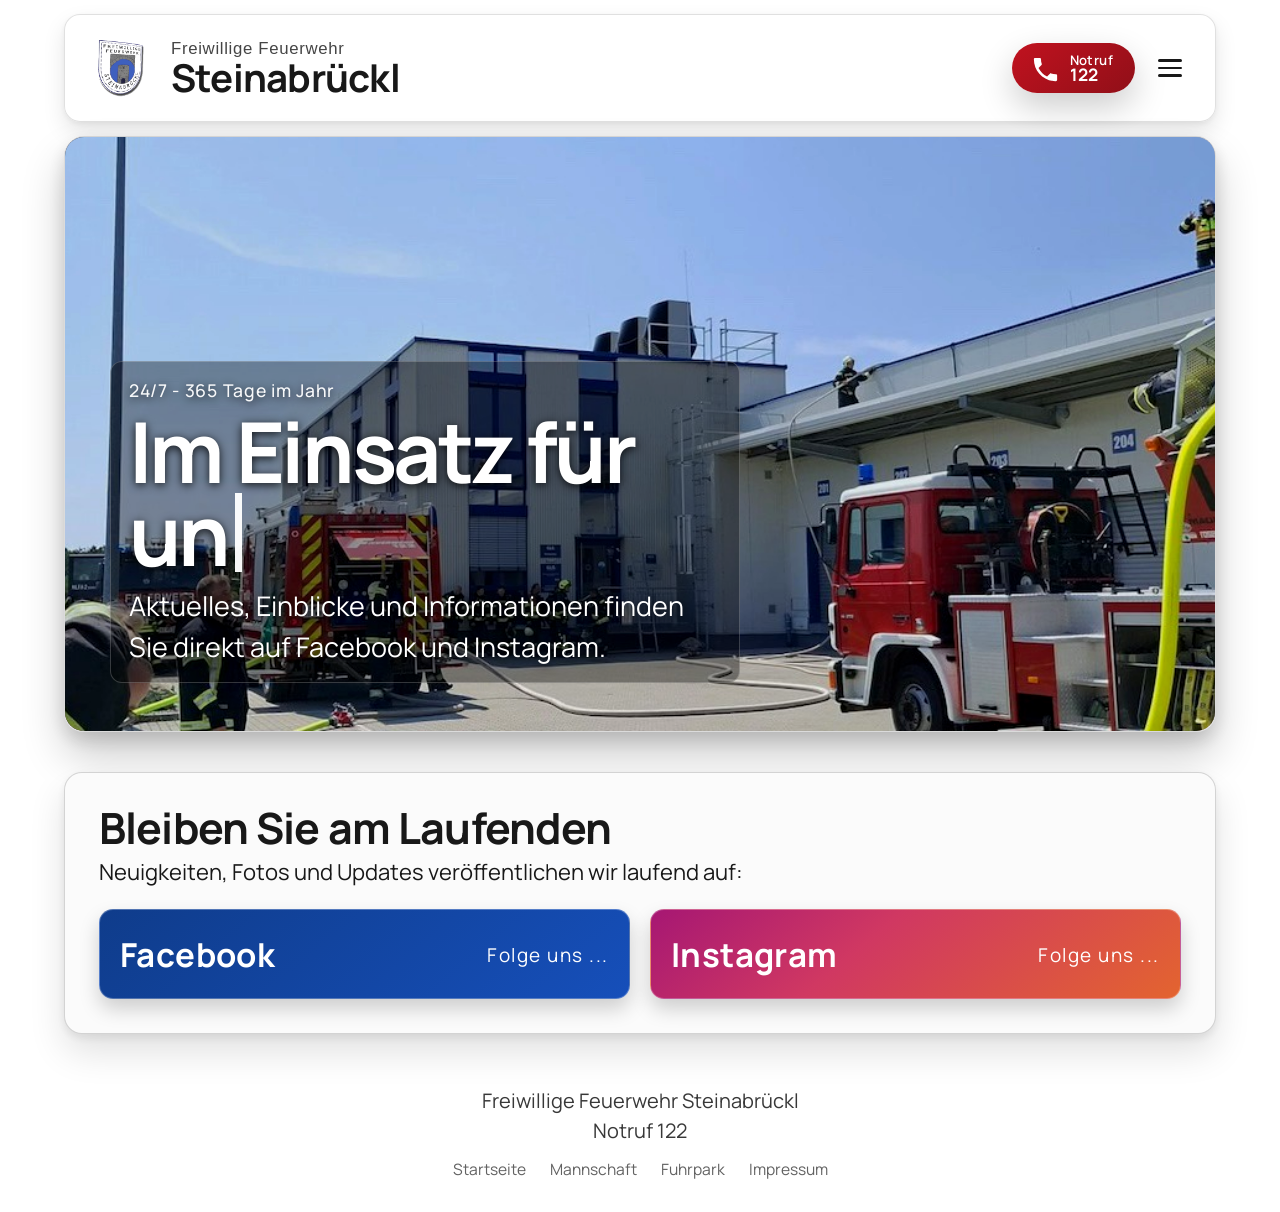
<file: index.html>
<!--
╔════════════════════════════════════════════════════════════╗
║                                                            ║
║          Freiwillige Feuerwehr Steinabrückl               ║
║                  Website – Notruf 122                     ║
║                                                            ║
╚════════════════════════════════════════════════════════════╝
-->

<!doctype html>
<html lang="de">
  <head>
    <!-- Website der Freiwilligen Feuerwehr Steinabrueckl -->
    <meta charset="utf-8" />
    <meta name="viewport" content="width=device-width, initial-scale=1" />
    <title>
      Freiwillige Feuerwehr Steinabrückl | Notruf 122 | Einsätze & Fuhrpark
    </title>
    <meta name="robots" content="index, follow, max-image-preview:large" />
    <meta name="referrer" content="strict-origin-when-cross-origin" />
    <meta name="theme-color" content="#c1121f" />
    <meta name="author" content="Freiwillige Feuerwehr Steinabrückl" />
    <meta name="language" content="de-AT" />
    <meta
      name="description"
      content="Offizielle Website der Freiwilligen Feuerwehr Steinabrückl: Notruf 122, aktuelle Einsätze, Mannschaft, Fuhrpark sowie laufende Updates auf Facebook und Instagram."
    />
    <meta
      name="keywords"
      content="Feuerwehr Steinabrückl, Freiwillige Feuerwehr, Notruf 122, Einsätze, Fuhrpark, Mannschaft"
    />
    <link rel="canonical" href="https://www.ff-steinabrueckl.at/" />
    <link
      rel="alternate"
      hreflang="de-AT"
      href="https://www.ff-steinabrueckl.at/"
    />
    <link
      rel="alternate"
      hreflang="x-default"
      href="https://www.ff-steinabrueckl.at/"
    />
    <meta property="og:title" content="Feuerwehr Steinabrückl" />
    <meta
      property="og:description"
      content="Notruf 122. Wir gehen für Sie durchs Feuer."
    />
    <meta property="og:url" content="https://www.ff-steinabrueckl.at/" />
    <meta property="og:site_name" content="Feuerwehr Steinabrückl" />
    <meta property="og:locale" content="de_AT" />
    <meta property="og:type" content="website" />
    <meta
      property="og:image"
      content="https://www.ff-steinabrueckl.at/assets/images/general/header.jpg"
    />
    <meta property="og:image:alt" content="Feuerwehr Steinabrückl im Einsatz" />
    <meta property="og:image:width" content="1160" />
    <meta property="og:image:height" content="480" />
    <meta name="twitter:card" content="summary_large_image" />
    <meta name="twitter:site" content="@feuerwehr_steinabrueckl" />
    <meta name="twitter:title" content="Feuerwehr Steinabrückl" />
    <meta
      name="twitter:description"
      content="Offizielle Website der Feuerwehr Steinabrückl. Notruf 122."
    />
    <meta
      name="twitter:image"
      content="https://www.ff-steinabrueckl.at/assets/images/general/header.jpg"
    />
    <script type="application/ld+json">
      {
        "@context": "https://schema.org",
        "@graph": [
          {
            "@type": "FireStation",
            "@id": "https://www.ff-steinabrueckl.at/#firestation",
            "name": "Freiwillige Feuerwehr Steinabrückl",
            "url": "https://www.ff-steinabrueckl.at/",
            "image": "https://www.ff-steinabrueckl.at/assets/images/general/header.jpg",
            "address": {
              "@type": "PostalAddress",
              "streetAddress": "Wassergasse 122",
              "postalCode": "2751",
              "addressLocality": "Steinabrückl",
              "addressCountry": "AT"
            },
            "sameAs": [
              "https://www.facebook.com/feuerwehr.steinabrueckl",
              "https://www.instagram.com/feuerwehr_steinabrueckl/"
            ],
            "areaServed": "Steinabrückl",
            "inLanguage": "de-AT"
          },
          {
            "@type": "WebSite",
            "@id": "https://www.ff-steinabrueckl.at/#website",
            "url": "https://www.ff-steinabrueckl.at/",
            "name": "Freiwillige Feuerwehr Steinabrückl",
            "inLanguage": "de-AT",
            "publisher": {
              "@id": "https://www.ff-steinabrueckl.at/#firestation"
            }
          },
          {
            "@type": "WebPage",
            "@id": "https://www.ff-steinabrueckl.at/#webpage",
            "url": "https://www.ff-steinabrueckl.at/",
            "name": "Freiwillige Feuerwehr Steinabrückl",
            "isPartOf": {
              "@id": "https://www.ff-steinabrueckl.at/#website"
            },
            "about": {
              "@id": "https://www.ff-steinabrueckl.at/#firestation"
            },
            "primaryImageOfPage": {
              "@type": "ImageObject",
              "url": "https://www.ff-steinabrueckl.at/assets/images/general/header.jpg",
              "width": 1160,
              "height": 480
            },
            "inLanguage": "de-AT"
          }
        ]
      }
    </script>
    <script type="application/ld+json">
      {
        "@context": "https://schema.org",
        "@type": "CollectionPage",
        "name": "Fuhrpark - Freiwillige Feuerwehr Steinabrückl",
        "url": "https://www.ff-steinabrueckl.at/#fleet",
        "description": "Fuhrpark und Fahrzeuge der Freiwilligen Feuerwehr Steinabrückl. Fahrzeugtypen: Rüstlöschfahrzeug, Kleinlöschfahrzeug, Hilfeleistungsfahrzeug, Mannschaftstransportfahrzeug und Kommandantenfahrzeug.",
        "inLanguage": "de-AT",
        "isPartOf": {
          "@type": "WebSite",
          "url": "https://www.ff-steinabrueckl.at/"
        }
      }
    </script>
    <link
      rel="preload"
      href="assets/images/general/header.jpg"
      as="image"
      fetchpriority="high"
    />
    <link
      rel="preload"
      href="assets/fonts/manrope-latin.woff2"
      as="font"
      type="font/woff2"
      crossorigin
    />
    <link rel="stylesheet" href="styles.css" />
    <!-- Favicon Links -->
    <link
      rel="icon"
      type="image/x-icon"
      href="assets/images/favicons/favicon.ico"
    />
    <link
      rel="icon"
      type="image/png"
      sizes="16x16"
      href="assets/images/favicons/favicon-16.png"
    />
    <link
      rel="icon"
      type="image/png"
      sizes="32x32"
      href="assets/images/favicons/favicon.png"
    />
    <link
      rel="icon"
      type="image/png"
      sizes="64x64"
      href="assets/images/favicons/favicon-64.png"
    />
    <link
      rel="icon"
      type="image/png"
      sizes="128x128"
      href="assets/images/favicons/favicon-128.png"
    />
    <link
      rel="icon"
      type="image/png"
      sizes="256x256"
      href="assets/images/favicons/favicon-256.png"
    />
    <link
      rel="apple-touch-icon"
      href="assets/images/favicons/favicon-180.png"
    />
  </head>
  <body>
    <header class="site-header" aria-label="Kopfbereich">
      <button
        class="brand-wrap brand-home"
        id="brand-home"
        aria-label="Zur Startseite"
        type="button"
      >
        <img
          src="assets/images/general/wappen.gif"
          alt="Wappen der Feuerwehr Steinabrückl"
          class="wappen"
          width="66"
          height="66"
        />
        <div>
          <p class="eyebrow">Freiwillige Feuerwehr</p>
          <h1>Steinabrückl</h1>
        </div>
      </button>
      <div class="header-actions">
        <div class="emergency" aria-label="Notruf 122">
          <svg
            class="emergency-icon"
            xmlns="http://www.w3.org/2000/svg"
            viewBox="0 0 24 24"
            fill="currentColor"
            aria-hidden="true"
          >
            <path
              d="M6.6 10.8c1.4 2.8 3.8 5.1 6.6 6.6l2.2-2.2c.3-.3.7-.4 1-.2 1.1.4 2.3.6 3.6.6.6 0 1 .4 1 1V20c0 .6-.4 1-1 1C10.6 21 3 13.4 3 4c0-.6.4-1 1-1h3.5c.6 0 1 .4 1 1 0 1.3.2 2.5.6 3.6.1.3 0 .7-.2 1L6.6 10.8z"
            />
          </svg>
          <span class="emergency-text">
            <span class="emergency-label">Notruf</span>
            <span class="emergency-number">122</span>
          </span>
        </div>
        <button
          class="hamburger-btn"
          id="hamburger-btn"
          aria-label="Menü öffnen"
          aria-expanded="false"
          aria-controls="menu-overlay"
        >
          <span></span>
          <span></span>
          <span></span>
        </button>
      </div>
    </header>

    <!-- Menu Overlay -->
    <div
      class="menu-overlay"
      id="menu-overlay"
      role="dialog"
      aria-modal="true"
      aria-labelledby="menu-close"
    >
      <button class="menu-close" id="menu-close" aria-label="Menü schließen">
        <svg
          xmlns="http://www.w3.org/2000/svg"
          viewBox="0 0 24 24"
          fill="currentColor"
          aria-hidden="true"
        >
          <path
            d="M18.3 5.7c-.4-.4-1-.4-1.4 0L12 10.6 7.1 5.7c-.4-.4-1-.4-1.4 0-.4.4-.4 1 0 1.4L10.6 12l-4.9 4.9c-.4.4-.4 1 0 1.4.2.2.5.3.7.3.2 0 .5-.1.7-.3L12 13.4l4.9 4.9c.2.2.5.3.7.3.2 0 .5-.1.7-.3.4-.4.4-1 0-1.4L13.4 12l4.9-4.9c.4-.4.4-1 0-1.4z"
          />
        </svg>
      </button>
      <nav class="menu-nav">
        <a class="menu-link" href="#home" data-page="home" role="menuitem"
          >Startseite</a
        >
        <a class="menu-link" href="#team" data-page="team" role="menuitem"
          >Mannschaft</a
        >
        <a class="menu-link" href="#fleet" data-page="fleet" role="menuitem"
          >Fuhrpark</a
        >
      </nav>
      <div class="menu-meta">
        <a class="menu-legal-link" href="impressum.html">Impressum</a>
      </div>
    </div>

    <main>
      <!-- Page: Home (Startseite) -->
      <div
        id="page-home"
        class="page-content"
        role="region"
        aria-labelledby="home-title"
      >
        <section class="hero" aria-label="Hauptbereich">
          <div class="hero-overlay"></div>
          <img
            src="assets/images/header.jpg"
            alt="Einsatzbild der Feuerwehr Steinabrückl"
            class="hero-image"
            width="1160"
            height="480"
            fetchpriority="high"
            decoding="async"
          />
          <div class="hero-content">
            <p class="hero-kicker">24/7 - 365 Tage im Jahr</p>
            <h2 id="home-title">
              <span id="typing-text" class="typing-text" aria-live="polite"
                >Wir gehen für Sie durchs Feuer.</span
              ><span class="typing-caret" aria-hidden="true"></span>
            </h2>
            <p class="hero-text">
              Aktuelles, Einblicke und Informationen finden Sie direkt auf
              Facebook und Instagram.
            </p>
          </div>
        </section>

        <section class="social" aria-label="Social Media">
          <h3>Bleiben Sie am Laufenden</h3>
          <p>Neuigkeiten, Fotos und Updates veröffentlichen wir laufend auf:</p>

          <div class="social-grid">
            <a
              class="social-card facebook"
              href="https://www.facebook.com/feuerwehr.steinabrueckl"
              target="_blank"
              rel="noopener noreferrer"
              aria-label="Facebook Seite der Feuerwehr Steinabrückl"
            >
              <span class="network">Facebook</span>
              <span class="cta">Folge uns ...</span>
            </a>

            <a
              class="social-card instagram"
              href="https://www.instagram.com/feuerwehr_steinabrueckl/"
              target="_blank"
              rel="noopener noreferrer"
              aria-label="Instagram Seite der Feuerwehr Steinabrückl"
            >
              <span class="network">Instagram</span>
              <span class="cta">Folge uns ...</span>
            </a>
          </div>
        </section>
      </div>

      <!-- Page: Team (Mannschaft) -->
      <div
        id="page-team"
        class="page-content hidden"
        role="region"
        aria-labelledby="team-title"
      >
        <section class="page-section">
          <h2 id="team-title">Mannschaft</h2>
          <div class="team-photo-container">
            <img
              src="assets/images/general/mannschaftsfoto.jpg"
              alt="Mannschaftsfoto der Feuerwehr Steinabrückl"
              class="team-photo"
              width="1163"
              height="693"
              loading="lazy"
              decoding="async"
            />
          </div>
          <p class="team-claim">
            Ehrenamtlich. Verlässlich. Für unsere Bevölkerung.
          </p>
        </section>
      </div>

      <!-- Page: Fleet (Fuhrpark) -->
      <div
        id="page-fleet"
        class="page-content hidden"
        role="region"
        aria-labelledby="fleet-title"
      >
        <section class="page-section">
          <h2 id="fleet-title">Fuhrpark</h2>
          <div id="vehicle-grid" class="vehicle-grid">
            <!-- Vehicles will be rendered here by JavaScript -->
          </div>
        </section>
      </div>
    </main>

    <!-- Vehicle Details Modal -->
    <div
      id="vehicle-modal"
      class="vehicle-modal"
      role="dialog"
      aria-modal="true"
      aria-labelledby="modal-vehicle-name"
      aria-hidden="true"
    >
      <div class="vehicle-modal-overlay"></div>
      <div class="vehicle-modal-panel">
        <button
          class="vehicle-modal-close"
          id="vehicle-modal-close"
          aria-label="Fenster schließen"
        >
          <svg
            xmlns="http://www.w3.org/2000/svg"
            viewBox="0 0 24 24"
            fill="currentColor"
            aria-hidden="true"
          >
            <path
              d="M18.3 5.7c-.4-.4-1-.4-1.4 0L12 10.6 7.1 5.7c-.4-.4-1-.4-1.4 0-.4.4-.4 1 0 1.4L10.6 12l-4.9 4.9c-.4.4-.4 1 0 1.4.2.2.5.3.7.3.2 0 .5-.1.7-.3L12 13.4l4.9 4.9c.2.2.5.3.7.3.2 0 .5-.1.7-.3.4-.4.4-1 0-1.4L13.4 12l4.9-4.9c.4-.4.4-1 0-1.4z"
            />
          </svg>
        </button>

        <div class="vehicle-modal-content" id="vehicle-modal-content">
          <!-- Vehicle details will be rendered here by JavaScript -->
        </div>
      </div>
    </div>

    <footer class="site-footer">
      <p>Freiwillige Feuerwehr Steinabrückl</p>
      <p>Notruf 122</p>
      <nav class="footer-nav" aria-label="Footer Navigation">
        <a class="footer-link" href="#home" data-page="home">Startseite</a>
        <a class="footer-link" href="#team" data-page="team">Mannschaft</a>
        <a class="footer-link" href="#fleet" data-page="fleet">Fuhrpark</a>
        <a class="footer-link" href="impressum.html">Impressum</a>
      </nav>
    </footer>
    <script src="main.js" defer></script>
  </body>
</html>
</file>
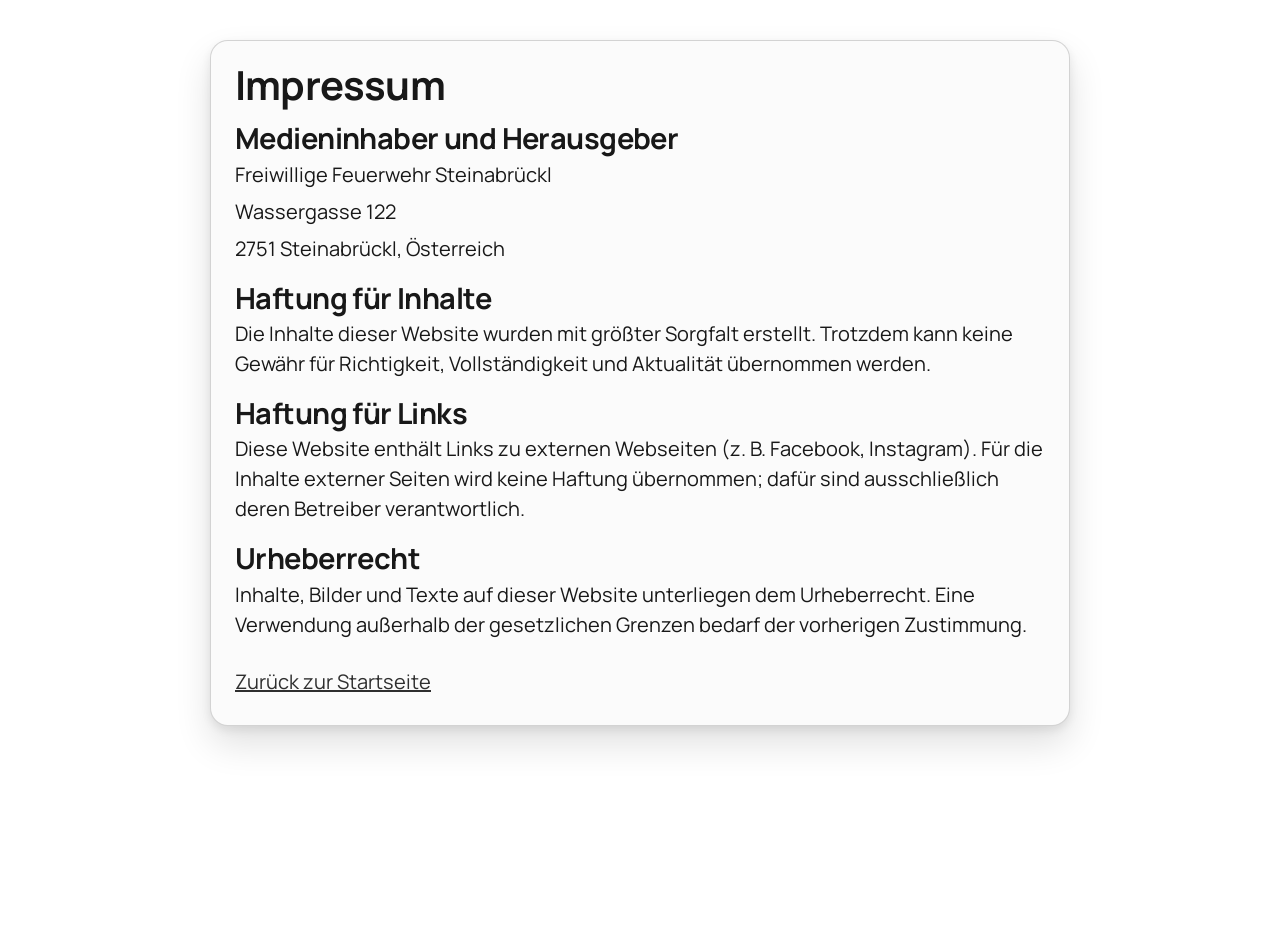
<file: impressum.html>
<!--
╔════════════════════════════════════════════════════════════╗
║                                                            ║
║          Freiwillige Feuerwehr Steinabrückl               ║
║                  Website – Notruf 122                     ║
║                                                            ║
╚════════════════════════════════════════════════════════════╝
-->

<!doctype html>
<html lang="de">
  <head>
    <meta charset="utf-8" />
    <meta name="viewport" content="width=device-width, initial-scale=1" />
    <title>Impressum | Feuerwehr Steinabrückl</title>
    <meta name="robots" content="index, follow" />
    <meta name="theme-color" content="#c1121f" />
    <meta
      name="description"
      content="Impressum der Feuerwehr Steinabrückl mit allen rechtlich erforderlichen Pflichtangaben."
    />
    <meta name="referrer" content="strict-origin-when-cross-origin" />
    <link
      rel="canonical"
      href="https://www.ff-steinabrueckl.at/impressum.html"
    />
    <meta property="og:title" content="Impressum | Feuerwehr Steinabrückl" />
    <meta
      property="og:description"
      content="Rechtliche Angaben der Feuerwehr Steinabrückl."
    />
    <meta
      property="og:url"
      content="https://www.ff-steinabrueckl.at/impressum.html"
    />
    <meta property="og:site_name" content="Feuerwehr Steinabrückl" />
    <meta property="og:locale" content="de_AT" />
    <meta property="og:type" content="website" />
    <meta
      property="og:image"
      content="https://www.ff-steinabrueckl.at/assets/images/general/header.jpg"
    />
    <meta name="twitter:card" content="summary_large_image" />
    <meta name="twitter:title" content="Impressum | Feuerwehr Steinabrückl" />
    <meta
      name="twitter:description"
      content="Rechtliche Angaben der Feuerwehr Steinabrückl."
    />
    <link
      rel="preload"
      href="assets/fonts/manrope-latin.woff2"
      as="font"
      type="font/woff2"
      crossorigin
    />
    <link rel="stylesheet" href="styles.css" />
    <style>
      .legal-page {
        width: 92vw;
        max-width: 860px;
        margin: 2rem auto;
        background: #fbfbfb;
        border: 1px solid rgba(0, 0, 0, 0.16);
        border-radius: 18px;
        padding: 1.2rem 1.2rem 1.4rem;
        box-shadow:
          0 18px 36px rgba(0, 0, 0, 0.12),
          0 4px 10px rgba(0, 0, 0, 0.08);
      }

      .legal-page h1 {
        font-size: clamp(1.4rem, 4vw, 2rem);
        margin-bottom: 0.5rem;
      }

      .legal-page p {
        margin: 0.35rem 0;
      }

      .legal-page h2 {
        margin-top: 1rem;
        font-size: clamp(1.1rem, 2.6vw, 1.45rem);
      }

      .legal-page ul {
        margin: 0.35rem 0 0.65rem;
        padding-left: 1.2rem;
      }

      .legal-page li {
        margin: 0.2rem 0;
      }

      .back-link {
        display: inline-block;
        margin-top: 1rem;
        color: #2f2f2f;
      }
    </style>
  </head>
  <body>
    <main class="legal-page">
      <h1>Impressum</h1>

      <h2>Medieninhaber und Herausgeber</h2>
      <p>Freiwillige Feuerwehr Steinabrückl</p>
      <p>Wassergasse 122</p>
      <p>2751 Steinabrückl, Österreich</p>

      <h2>Haftung für Inhalte</h2>
      <p>
        Die Inhalte dieser Website wurden mit größter Sorgfalt erstellt.
        Trotzdem kann keine Gewähr für Richtigkeit, Vollständigkeit und
        Aktualität übernommen werden.
      </p>

      <h2>Haftung für Links</h2>
      <p>
        Diese Website enthält Links zu externen Webseiten (z. B. Facebook,
        Instagram). Für die Inhalte externer Seiten wird keine Haftung
        übernommen; dafür sind ausschließlich deren Betreiber verantwortlich.
      </p>

      <h2>Urheberrecht</h2>
      <p>
        Inhalte, Bilder und Texte auf dieser Website unterliegen dem
        Urheberrecht. Eine Verwendung außerhalb der gesetzlichen Grenzen bedarf
        der vorherigen Zustimmung.
      </p>

      <a class="back-link" href="index.html">Zurück zur Startseite</a>
    </main>
  </body>
</html>
</file>
<file: styles.css>
/*
╔════════════════════════════════════════════════════════════╗
║                                                            ║
║          Freiwillige Feuerwehr Steinabrückl               ║
║                  Website – Notruf 122                     ║
║                                                            ║
╚════════════════════════════════════════════════════════════╝
*/

/* Website der Freiwilligen Feuerwehr Steinabrueckl */

@font-face {
  font-family: 'Manrope';
  font-style: normal;
  font-weight: 400 800;
  font-display: swap;
  src: url('assets/fonts/manrope-latin.woff2') format('woff2');
}

:root {
  --bg: #ffffff;
  --ink: #181818;
  --muted: #454545;
  --fire-red: #c1121f;
  --fire-red-dark: #900f18;
  --charcoal: #1f1f1f;
  --white: #ffffff;
  --panel: #fbfbfb;
  --radius: 18px;
  --shadow-soft: 0 14px 34px rgba(0, 0, 0, 0.2);
  --font-ui:
    'Manrope', 'Segoe UI Variable', 'Aptos', 'Segoe UI', system-ui,
    -apple-system, BlinkMacSystemFont, Arial, sans-serif;
  --font-display:
    'Manrope', 'Segoe UI Variable Display', 'Segoe UI Variable',
    'Aptos Display', 'Aptos', 'Segoe UI', system-ui, sans-serif;
}

* {
  box-sizing: border-box;
}

html,
body {
  margin: 0;
  padding: 0;
}

html {
  font-size: 125%;
  -webkit-text-size-adjust: 100%;
  text-size-adjust: 100%;
}

body {
  min-height: 100vh;
  font-family: var(--font-ui);
  font-size: 1rem;
  color: var(--ink);
  background: var(--bg);
  line-height: 1.5;
  overflow-x: hidden;
}

@keyframes rise-in {
  from {
    opacity: 0;
    transform: translateY(22px);
  }
  to {
    opacity: 1;
    transform: translateY(0);
  }
}

@keyframes soften-in {
  from {
    opacity: 0;
    filter: blur(2px);
  }
  to {
    opacity: 1;
    filter: blur(0);
  }
}

.site-header,
.social,
.site-footer {
  width: 92vw;
  max-width: 1120px;
  margin-inline: auto;
}

.site-header {
  display: flex;
  justify-content: space-between;
  align-items: center;
  gap: 1rem;
  padding: 0.9rem 1rem;
  margin-top: 0.7rem;
  margin-bottom: 0.7rem;
  border: 1px solid rgba(0, 0, 0, 0.12);
  border-radius: 16px;
  background: rgba(255, 255, 255, 0.95);
  box-shadow:
    0 10px 22px rgba(0, 0, 0, 0.1),
    0 2px 6px rgba(0, 0, 0, 0.06);
  animation: rise-in 520ms ease-out both;
}

.brand-wrap {
  display: flex;
  align-items: center;
  gap: 0.85rem;
}

.brand-home {
  padding: 0;
  border: none;
  background: transparent;
  color: inherit;
  cursor: pointer;
  text-align: left;
}

.brand-home:focus-visible {
  outline: 3px solid rgba(193, 18, 31, 0.45);
  outline-offset: 6px;
  border-radius: 12px;
}

.wappen {
  width: 58px;
  height: 58px;
  object-fit: contain;
  border-radius: 8px;
  background: transparent;
  padding: 4px;
  box-shadow: none;
}

.eyebrow {
  margin: 0;
  letter-spacing: 0.04em;
  color: var(--muted);
  font-size: 0.84rem;
  font-weight: 500;
}

.brand-home:hover .eyebrow,
.brand-home:hover h1 {
  color: var(--fire-red-dark);
}

h1,
h2,
h3 {
  font-family: var(--font-display);
  font-weight: 700;
  letter-spacing: -0.02em;
  line-height: 0.98;
  margin: 0;
}

h1 {
  font-size: clamp(1.55rem, 3vw, 2.35rem);
}

.hero-content h2 {
  font-size: clamp(2rem, 8vw, 4.2rem);
  min-height: 1.18em;
  letter-spacing: -0.04em;
}

.emergency {
  display: inline-flex;
  flex-direction: row;
  align-items: center;
  gap: 0.45rem;
  text-decoration: none;
  color: var(--white);
  background: linear-gradient(140deg, var(--fire-red), var(--fire-red-dark));
  border-radius: 999px;
  padding: 0.52rem 1.1rem 0.48rem 0.9rem;
  box-shadow: var(--shadow-soft);
  transition:
    transform 180ms ease,
    box-shadow 180ms ease;
}

.emergency-icon {
  width: 1.55em;
  height: 1.55em;
  flex-shrink: 0;
  display: block;
  align-self: center;
  position: relative;
  top: 0.05em;
}

.emergency-text {
  display: flex;
  flex-direction: column;
  align-items: flex-start;
  justify-content: center;
  line-height: 1;
  height: 1.55em;
}

.emergency-label {
  font-size: 0.66em;
  font-weight: 600;
  letter-spacing: 0.03em;
  opacity: 1;
}

.emergency-text .emergency-number {
  font-size: 0.86em;
  font-weight: 600;
  line-height: 0.95;
  letter-spacing: 0.01em;
}

.emergency:hover,
.emergency:focus-visible {
  transform: translateY(-2px);
  box-shadow: 0 18px 28px rgba(144, 15, 24, 0.3);
}

.emergency:focus-visible,
.social-card:focus-visible {
  outline: 3px solid #111;
  outline-offset: 2px;
}

.emergency-text .emergency-number {
  font-family: var(--font-ui);
  font-weight: 700;
}

.hero {
  width: 92vw;
  max-width: 1120px;
  margin: 0.2rem auto 2rem;
  position: relative;
  border-radius: calc(var(--radius) + 2px);
  overflow: clip;
  border: 1px solid rgba(0, 0, 0, 0.14);
  box-shadow:
    0 24px 44px rgba(0, 0, 0, 0.2),
    0 8px 18px rgba(0, 0, 0, 0.14);
  min-height: 58vh;
  animation: soften-in 620ms ease-out 130ms both;
}

.hero-image {
  width: 100%;
  height: 100%;
  min-height: 58vh;
  object-fit: cover;
  display: block;
  filter: saturate(1.07) contrast(1.07);
}

.hero-overlay {
  position: absolute;
  inset: 0;
  background:
    linear-gradient(
      105deg,
      rgba(0, 0, 0, 0.84) 18%,
      rgba(0, 0, 0, 0.52) 56%,
      rgba(0, 0, 0, 0.24) 100%
    ),
    linear-gradient(0deg, rgba(193, 18, 31, 0.22), rgba(193, 18, 31, 0.08));
}

.hero-content {
  position: absolute;
  left: clamp(1rem, 3.5vw, 2.4rem);
  right: clamp(1rem, 4vw, 3rem);
  bottom: clamp(1.1rem, 4vw, 2.4rem);
  color: var(--white);
  max-width: 630px;
  background: rgba(0, 0, 0, 0.35);
  border: 1px solid rgba(255, 255, 255, 0.2);
  border-radius: 12px;
  padding: 0.75rem 0.9rem;
  text-shadow: 0 2px 10px rgba(0, 0, 0, 0.85);
}

.hero-kicker {
  margin: 0 0 0.35rem;
  letter-spacing: 0.04em;
  font-size: 0.88rem;
  font-weight: 500;
  opacity: 0.95;
}

.typing-text {
  display: inline;
}

.typing-caret {
  display: inline-block;
  width: 0.08em;
  height: 0.95em;
  margin-left: 0.08em;
  vertical-align: -0.08em;
  background-color: rgba(255, 255, 255, 0.96);
  animation: caret-blink 1s steps(1, end) infinite;
}

@keyframes caret-blink {
  0%,
  45% {
    opacity: 1;
  }
  46%,
  100% {
    opacity: 0;
  }
}

.hero-text {
  margin: 0.55rem 0 0;
  font-size: clamp(1rem, 2.4vw, 1.35rem);
}

.social {
  margin: 0 auto 2.4rem;
  background: var(--panel);
  border-radius: var(--radius);
  border: 1px solid rgba(0, 0, 0, 0.16);
  padding: clamp(1rem, 3.2vw, 1.7rem);
  box-shadow:
    0 18px 36px rgba(0, 0, 0, 0.12),
    0 4px 10px rgba(0, 0, 0, 0.08);
  animation: rise-in 540ms ease-out 220ms both;
}

h3 {
  font-size: clamp(1.5rem, 3.8vw, 2.15rem);
  margin-bottom: 0.35rem;
}

.social > p {
  margin: 0;
  font-size: 1.1rem;
}

.social-grid {
  margin-top: 1rem;
  display: grid;
  gap: 0.8rem;
}

.social-card {
  text-decoration: none;
  color: var(--white);
  border-radius: calc(var(--radius) - 4px);
  border: 1px solid rgba(255, 255, 255, 0.28);
  padding: 1rem 1rem 0.9rem;
  display: flex;
  align-items: center;
  justify-content: space-between;
  min-height: 78px;
  box-shadow: 0 10px 20px rgba(0, 0, 0, 0.18);
  transition:
    transform 180ms ease,
    filter 180ms ease;
}

.social-card:hover,
.social-card:focus-visible {
  transform: translateY(-2px);
  filter: brightness(1.07);
}

.facebook {
  background: linear-gradient(140deg, #0f3c8b, #164fba);
}

.instagram {
  background: linear-gradient(140deg, #a61773, #d03862 40%, #e3642f 100%);
}

.network {
  font-size: clamp(1.28rem, 3.5vw, 1.65rem);
  font-family: var(--font-ui);
  font-weight: 700;
  letter-spacing: 0.012em;
}

.cta {
  letter-spacing: 0.08em;
  font-size: 0.95rem;
}

.site-footer {
  text-align: center;
  color: #383838;
  padding: 0.2rem 0 1.5rem;
}

.site-footer p {
  margin: 0;
  font-size: 1rem;
}

.legal-link-wrap {
  margin-top: 0.2rem;
}

.footer-nav {
  display: flex;
  justify-content: center;
  gap: 1.2rem;
  margin-top: 0.6rem;
}

.footer-link {
  font-size: 0.78rem;
  color: #626262;
  text-decoration: none;
  border-bottom: 1px solid transparent;
  transition:
    color 160ms ease,
    border-color 160ms ease;
}

.footer-link:hover,
.footer-link:focus-visible {
  color: #2f2f2f;
  border-color: #2f2f2f;
}

.legal-link {
  font-size: 0.72rem;
  color: #626262;
  text-decoration: none;
  border-bottom: 1px solid transparent;
  transition:
    color 160ms ease,
    border-color 160ms ease;
}

.legal-link:hover,
.legal-link:focus-visible {
  color: #2f2f2f;
  border-color: #2f2f2f;
}

@media (min-width: 720px) {
  .site-header {
    padding: 1rem 1.15rem;
  }

  .wappen {
    width: 66px;
    height: 66px;
  }

  .social-grid {
    grid-template-columns: 1fr 1fr;
    gap: 1rem;
  }
}

@media (max-width: 560px) {
  .site-header {
    align-items: center;
    gap: 0.55rem;
    padding: 0.84rem 0.78rem;
    margin-top: 0.7rem;
    margin-bottom: 0.7rem;
    border: 1px solid rgba(0, 0, 0, 0.12);
    border-radius: 14px;
    background: rgba(255, 255, 255, 0.94);
    box-shadow:
      0 10px 22px rgba(0, 0, 0, 0.1),
      0 2px 6px rgba(0, 0, 0, 0.06);
  }

  .wappen {
    display: block;
    width: 42px;
    height: 42px;
    padding: 2px;
  }

  .brand-wrap {
    gap: 0.5rem;
    min-width: 0;
  }

  .eyebrow {
    font-size: 0.64rem;
    letter-spacing: 0.05em;
    text-transform: uppercase;
  }

  .brand-home h1 {
    font-size: clamp(1.08rem, 5.4vw, 1.34rem);
    line-height: 1.03;
  }

  .emergency {
    margin-top: 0;
    border-radius: 12px;
    padding: 0.34rem 0.58rem 0.3rem 0.5rem;
    gap: 0.28rem;
    box-shadow: 0 10px 18px rgba(144, 15, 24, 0.24);
  }

  .emergency-icon {
    width: 1.44em;
    height: 1.44em;
  }

  .emergency-label {
    display: none;
  }

  .emergency-text .emergency-number {
    font-size: 0.82em;
    line-height: 0.95;
  }

  .social {
    border-radius: 14px;
    padding: 0.82rem 0.82rem 0.9rem;
    margin-bottom: 1.65rem;
  }

  .social h3 {
    font-size: clamp(1.2rem, 6.2vw, 1.45rem);
    margin-bottom: 0.25rem;
  }

  .social > p {
    font-size: 0.92rem;
    color: #4d4d4d;
  }

  .social-grid {
    margin-top: 0.62rem;
    gap: 0.52rem;
    grid-template-columns: 1fr 1fr;
  }

  .social-card {
    min-height: 54px;
    padding: 0.58rem 0.64rem 0.56rem;
    border-radius: 12px;
    justify-content: center;
    gap: 0.5rem;
    box-shadow:
      0 8px 16px rgba(0, 0, 0, 0.15),
      0 2px 6px rgba(0, 0, 0, 0.1);
  }

  .network {
    font-size: 0.97rem;
    letter-spacing: 0.005em;
  }

  .cta {
    display: none;
  }

  .hero {
    min-height: 52vh;
  }

  .hero-image {
    min-height: 52vh;
  }

  .hero-kicker {
    font-size: 0.9rem;
  }
}

@media (prefers-reduced-motion: reduce) {
  .typing-caret {
    animation: none;
    opacity: 0;
  }
}

@media (min-width: 1080px) {
  .site-header,
  .hero,
  .social {
    width: 90vw;
    max-width: 1240px;
  }

  .hero {
    min-height: 66vh;
  }

  .hero-image {
    min-height: 66vh;
  }
}

/* ========== HAMBURGER MENU & NAVIGATION ========== */

.header-actions {
  display: flex;
  align-items: center;
  gap: 0.65rem;
}

.hamburger-btn {
  width: 44px;
  height: 44px;
  padding: 8px;
  background: transparent;
  border: none;
  cursor: pointer;
  display: flex;
  flex-direction: column;
  justify-content: center;
  align-items: center;
  gap: 5px;
  transition: all 240ms ease;
}

.hamburger-btn span {
  width: 24px;
  height: 2.4px;
  background: var(--ink);
  border-radius: 2px;
  transition: all 240ms ease;
  display: block;
}

.hamburger-btn:hover span {
  background: var(--fire-red);
}

.hamburger-btn[aria-expanded='true'] span:nth-child(1) {
  transform: rotate(45deg) translate(9px, 9px);
}

.hamburger-btn[aria-expanded='true'] span:nth-child(2) {
  opacity: 0;
}

.hamburger-btn[aria-expanded='true'] span:nth-child(3) {
  transform: rotate(-45deg) translate(7px, -7px);
}

/* Menu Overlay */
.menu-overlay {
  position: fixed;
  inset: 0;
  display: flex;
  flex-direction: column;
  align-items: center;
  justify-content: center;
  background:
    radial-gradient(circle at top, rgba(193, 18, 31, 0.1), transparent 42%),
    linear-gradient(180deg, #fffdfc 0%, #f6f1ed 100%);
  z-index: 9999;
  opacity: 0;
  visibility: hidden;
  transition:
    opacity 320ms ease,
    visibility 320ms ease;
  padding: 1.5rem;
  overflow-y: auto;
}

.menu-overlay.open {
  opacity: 1;
  visibility: visible;
}

body.menu-open {
  overflow: hidden;
}

.menu-close {
  position: fixed;
  top: 1.5rem;
  right: 1.5rem;
  width: 40px;
  height: 40px;
  background: transparent;
  border: none;
  cursor: pointer;
  padding: 0;
  display: flex;
  align-items: center;
  justify-content: center;
  z-index: 10000;
  transition: all 200ms ease;
}

.menu-close svg {
  width: 24px;
  height: 24px;
  color: var(--ink);
  transition: color 200ms ease;
}

.menu-close:hover svg {
  color: var(--fire-red);
}

.menu-close:focus-visible {
  outline: 3px solid var(--fire-red);
  outline-offset: 2px;
}

.menu-nav {
  display: flex;
  flex-direction: column;
  align-items: center;
  justify-content: center;
  gap: 1.6rem;
  list-style: none;
  padding: 0;
  width: min(90vw, 680px);
  text-align: center;
}

.menu-link {
  text-decoration: none;
  color: var(--ink);
  font-family: var(--font-display);
  font-size: clamp(1.45rem, 3.7vw, 1.9rem);
  font-weight: 600;
  letter-spacing: -0.02em;
  display: inline-block;
  padding: 0.35rem 0;
  position: relative;
  transition: color 200ms ease;
  cursor: pointer;
  border: none;
  background: none;
  text-align: center;
}

.menu-link::after {
  content: '';
  position: absolute;
  left: 0;
  bottom: -0.18rem;
  width: 100%;
  height: 2px;
  background: var(--fire-red);
  transform: scaleX(0);
  transform-origin: center;
  transition: transform 220ms ease;
}

.menu-link:hover::after,
.menu-link:focus-visible::after {
  transform: scaleX(1);
}

.menu-link:hover,
.menu-link:focus-visible {
  color: var(--ink);
}

.menu-link:focus-visible {
  outline: 3px solid var(--fire-red);
  outline-offset: 4px;
}

.menu-meta {
  position: absolute;
  bottom: 1.4rem;
  left: 50%;
  transform: translateX(-50%);
  text-align: center;
}

.menu-legal-link {
  color: rgba(24, 24, 24, 0.72);
  text-decoration: none;
  font-family: var(--font-ui);
  font-size: 0.76rem;
  letter-spacing: 0.01em;
  border-bottom: 1px solid transparent;
  transition:
    color 180ms ease,
    border-color 180ms ease;
}

.menu-legal-link:hover,
.menu-legal-link:focus-visible {
  color: var(--ink);
  border-color: rgba(24, 24, 24, 0.4);
}

.menu-legal-link:focus-visible {
  outline: 3px solid rgba(193, 18, 31, 0.2);
  outline-offset: 5px;
}

/* ========== PAGE CONTENT ========== */

.page-content {
  animation: soften-in 400ms ease-out both;
}

.page-content.hidden {
  display: none;
}

.page-section {
  width: 92vw;
  max-width: 1120px;
  margin: 0 auto 2.4rem;
  padding-top: 0.4rem;
}

.page-section h2 {
  margin-bottom: 1.3rem;
  animation: rise-in 520ms ease-out both;
  font-size: clamp(1.2rem, 1.8vw, 1.6rem);
  line-height: 1.02;
  letter-spacing: -0.02em;
}

/* ========== TEAM PAGE ========== */

.team-photo-container {
  width: 100%;
  max-width: 800px;
  margin: 0 auto;
  border-radius: 6px;
  overflow: hidden;
  padding: 0.45rem;
  background: #f3f3f3;
  box-shadow:
    0 24px 44px rgba(0, 0, 0, 0.2),
    0 8px 18px rgba(0, 0, 0, 0.14);
  animation: soften-in 620ms ease-out 130ms both;
}

.team-photo {
  width: 100%;
  height: auto;
  aspect-ratio: auto;
  object-fit: contain;
  display: block;
  transform: scale(1);
  transition: transform 260ms ease;
}

.team-photo-container:hover .team-photo,
.team-photo-container:focus-within .team-photo {
  transform: scale(1.025);
}

.team-claim {
  max-width: 800px;
  margin: 0.8rem auto 0;
  text-align: center;
  font-size: clamp(0.94rem, 1.8vw, 1.08rem);
  font-weight: 600;
  letter-spacing: 0.02em;
  color: var(--charcoal);
}

/* ========== FLEET PAGE: VEHICLE GRID ========== */

.vehicle-grid {
  display: grid;
  grid-template-columns: repeat(auto-fit, minmax(300px, 1fr));
  gap: 1.5rem;
  animation: rise-in 540ms ease-out 220ms both;
}

.vehicle-box {
  background: var(--panel);
  border: 1px solid rgba(0, 0, 0, 0.16);
  border-radius: var(--radius);
  overflow: hidden;
  box-shadow:
    0 18px 36px rgba(0, 0, 0, 0.12),
    0 4px 10px rgba(0, 0, 0, 0.08);
  transition:
    transform 240ms ease-out,
    box-shadow 240ms ease-out;
  cursor: pointer;
  display: flex;
  flex-direction: column;
}

.vehicle-box:hover {
  transform: scale(1.05);
  box-shadow:
    0 28px 48px rgba(0, 0, 0, 0.18),
    0 8px 14px rgba(0, 0, 0, 0.12);
}

.vehicle-image-wrap {
  width: 100%;
  aspect-ratio: 16/9;
  background: linear-gradient(
    135deg,
    rgba(193, 18, 31, 0.15),
    rgba(193, 18, 31, 0.05)
  );
  display: flex;
  align-items: center;
  justify-content: center;
  overflow: hidden;
}

.vehicle-image-wrap img {
  width: 100%;
  height: 100%;
  object-fit: cover;
}

.vehicle-image-fallback {
  font-size: 0.9rem;
  color: var(--muted);
  font-weight: 600;
  text-align: center;
  padding: 0.75rem;
}

.vehicle-image-placeholder {
  width: 60px;
  height: 60px;
  opacity: 0.3;
  color: var(--fire-red);
}

.vehicle-content {
  padding: 1.2rem;
  display: flex;
  flex-direction: column;
  flex: 1;
}

.vehicle-name {
  font-family: var(--font-display);
  font-size: clamp(1.02rem, 1.7vw, 1.18rem);
  font-weight: 600;
  letter-spacing: -0.02em;
  margin: 0;
  color: var(--ink);
}

.vehicle-short {
  margin: 0.22rem 0 0.82rem;
  color: var(--muted);
  font-size: 0.88rem;
  letter-spacing: 0.03em;
  text-transform: uppercase;
}

.vehicle-specs {
  display: grid;
  grid-template-columns: 1fr;
  gap: 0.65rem;
  margin-bottom: 1.5rem;
}

.vehicle-more-btn {
  margin-top: auto;
  margin-bottom: 0;
  padding: 0.6rem 1.2rem;
  background: var(--fire-red);
  color: var(--white);
  border: none;
  border-radius: 8px;
  font-size: 0.9rem;
  font-weight: 600;
  letter-spacing: 0.02em;
  cursor: pointer;
  transition:
    background 160ms ease-out,
    transform 160ms ease-out;
  font-family: var(--font-ui);
}

.vehicle-more-btn:hover {
  background: var(--fire-red-dark);
  transform: translateY(-2px);
}

.vehicle-more-btn:active {
  transform: translateY(0);
}

@media (max-width: 560px) {
  .header-actions {
    gap: 0.5rem;
  }

  .hamburger-btn {
    width: 40px;
    height: 40px;
    padding: 6px;
  }

  .menu-nav {
    gap: 1.1rem;
  }

  .menu-link {
    font-size: clamp(1.2rem, 6.8vw, 1.5rem);
  }

  .menu-meta {
    bottom: 1rem;
  }

  .menu-legal-link {
    font-size: 0.72rem;
  }

  .vehicle-grid {
    grid-template-columns: 1fr;
    gap: 0.9rem;
  }

  .vehicle-box {
    border-radius: 14px;
    box-shadow:
      0 12px 24px rgba(0, 0, 0, 0.1),
      0 3px 8px rgba(0, 0, 0, 0.06);
  }

  .vehicle-box:hover {
    transform: scale(1.015);
    box-shadow:
      0 16px 26px rgba(0, 0, 0, 0.12),
      0 4px 10px rgba(0, 0, 0, 0.08);
  }

  .vehicle-image-wrap {
    aspect-ratio: 2.25 / 1;
  }

  .vehicle-content {
    padding: 0.9rem 0.9rem 0.85rem;
  }

  .vehicle-name {
    font-size: 0.98rem;
    margin-bottom: 0.6rem;
  }

  .vehicle-specs {
    grid-template-columns: 1fr;
    gap: 0.55rem;
  }

  .vehicle-spec {
    line-height: 1.3;
  }

  .vehicle-spec-label {
    font-size: 0.72rem;
    margin-bottom: 0.12rem;
  }

  .vehicle-spec-value {
    font-size: 0.88rem;
  }

  .page-section h2 {
    font-size: 1.14rem;
  }
}

@media (min-width: 720px) {
  .vehicle-grid {
    grid-template-columns: repeat(2, 1fr);
  }
}

@media (min-width: 1080px) {
  .page-section {
    width: 90vw;
    max-width: 1240px;
  }

  .vehicle-grid {
    grid-template-columns: repeat(3, 1fr);
  }
}

@media (max-width: 390px) {
  .site-header {
    padding: 0.72rem 0.66rem;
    margin-top: 0.6rem;
    margin-bottom: 0.6rem;
  }

  .header-actions {
    gap: 0.35rem;
  }

  .social-card {
    min-height: 50px;
    padding: 0.52rem 0.58rem 0.5rem;
  }
}

/* ========== VEHICLE DETAILS MODAL ========== */

.vehicle-modal {
  display: none;
  position: fixed;
  top: 0;
  left: 0;
  right: 0;
  bottom: 0;
  z-index: 1000;
  padding: 1rem;
  overflow-y: auto;
}

.vehicle-modal.open {
  display: flex;
  flex-direction: column;
  animation: fade-in 240ms ease-out;
}

.vehicle-modal-overlay {
  position: fixed;
  top: 0;
  left: 0;
  right: 0;
  bottom: 0;
  background: rgba(0, 0, 0, 0.6);
  z-index: 1;
  animation: fade-in 240ms ease-out;
}

.vehicle-modal-panel {
  position: relative;
  background: var(--bg);
  border-radius: var(--radius);
  box-shadow: var(--shadow-soft);
  width: 100%;
  max-width: 720px;
  margin: auto;
  padding: 2rem;
  padding-top: 3.5rem;
  animation: scale-in 360ms cubic-bezier(0.34, 1.56, 0.64, 1);
  z-index: 2;
  max-height: 90vh;
  overflow-y: auto;
  display: flex;
  flex-direction: column;
}

.vehicle-modal-panel::-webkit-scrollbar {
  width: 10px;
}

.vehicle-modal-panel::-webkit-scrollbar-track {
  background: transparent;
}

.vehicle-modal-panel::-webkit-scrollbar-thumb {
  background: rgba(0, 0, 0, 0.2);
  border-radius: 8px;
}

.vehicle-modal-panel::-webkit-scrollbar-thumb:hover {
  background: rgba(0, 0, 0, 0.3);
}

.vehicle-modal-close {
  position: absolute;
  top: 0.5rem;
  right: 0.5rem;
  width: 40px;
  height: 40px;
  padding: 0;
  border: none;
  background: transparent;
  cursor: pointer;
  color: var(--muted);
  border-radius: 8px;
  display: flex;
  align-items: center;
  justify-content: center;
  transition:
    color 160ms ease-out,
    background 160ms ease-out;
  z-index: 10;
}

.vehicle-modal-close:hover,
.vehicle-modal-close:focus {
  color: var(--fire-red);
  background: rgba(193, 18, 31, 0.1);
  outline: none;
}

.vehicle-modal-close svg {
  width: 24px;
  height: 24px;
}

.vehicle-modal-content {
  margin-top: 0;
  color: var(--ink);
}

.modal-vehicle-image {
  width: 100%;
  height: auto;
  max-height: 420px;
  object-fit: cover;
  border-radius: calc(var(--radius) - 2px);
  margin-bottom: 1.8rem;
  display: block;
  background: linear-gradient(
    135deg,
    rgba(193, 18, 31, 0.15),
    rgba(193, 18, 31, 0.05)
  );
}

.modal-vehicle-header {
  margin-bottom: 2rem;
}

#modal-vehicle-name {
  font-family: var(--font-display);
  font-size: clamp(1.2rem, 4vw, 1.8rem);
  font-weight: 600;
  letter-spacing: -0.02em;
  margin: 0 0 0.4rem;
  color: var(--ink);
}

.modal-vehicle-shortname {
  margin: 0;
  color: var(--muted);
  font-size: 0.88rem;
  letter-spacing: 0.05em;
  text-transform: uppercase;
}

.modal-vehicle-section {
  margin-bottom: 2rem;
}

.modal-vehicle-section h3 {
  font-family: var(--font-display);
  font-size: clamp(0.92rem, 2vw, 1.1rem);
  font-weight: 600;
  margin: 0 0 0.8rem;
  color: var(--fire-red);
  letter-spacing: -0.01em;
  border-bottom: 2px solid rgba(193, 18, 31, 0.2);
  padding-bottom: 0.6rem;
}

.modal-specs-grid {
  display: grid;
  grid-template-columns: repeat(auto-fit, minmax(160px, 1fr));
  gap: 1.2rem;
  margin-bottom: 1.8rem;
}

.modal-spec-item {
  display: flex;
  flex-direction: column;
}

.modal-spec-label {
  font-size: 0.76rem;
  font-weight: 600;
  color: var(--fire-red);
  letter-spacing: 0.03em;
  margin-bottom: 0.4rem;
  text-transform: uppercase;
}

.modal-spec-value {
  font-size: 0.95rem;
  font-weight: 500;
  color: var(--ink);
  line-height: 1.5;
  overflow-wrap: break-word;
}

.modal-equipment-list {
  display: flex;
  flex-direction: column;
  gap: 0.6rem;
}

.modal-equipment-item {
  display: flex;
  gap: 0.8rem;
  font-size: 0.95rem;
  line-height: 1.6;
  color: var(--ink);
}

.modal-equipment-item::before {
  content: '▪';
  flex-shrink: 0;
  color: var(--fire-red);
  font-weight: 600;
  line-height: 1.6;
}

.modal-equipment-item.subtitle {
  font-weight: 600;
  color: var(--muted);
  margin-top: 0.4rem;
}

.modal-equipment-item.subtitle::before {
  content: '◆';
  color: var(--fire-red);
  opacity: 0.6;
}

@keyframes fade-in {
  from {
    opacity: 0;
  }
  to {
    opacity: 1;
  }
}

@keyframes scale-in {
  from {
    opacity: 0;
    transform: scale(0.92);
  }
  to {
    opacity: 1;
    transform: scale(1);
  }
}

@media (max-width: 640px) {
  .vehicle-modal {
    padding: 0.75rem;
  }

  .vehicle-modal-panel {
    max-width: 100%;
    width: 100%;
    margin: auto;
    padding: 1.2rem;
    padding-top: 3rem;
    border-radius: calc(var(--radius) - 2px);
    max-height: 85vh;
    overflow-y: auto;
  }

  .vehicle-modal-close {
    width: 36px;
    height: 36px;
    top: 0.5rem;
    right: 0.5rem;
  }

  #modal-vehicle-name {
    font-size: clamp(1.1rem, 5vw, 1.5rem);
  }

  .modal-specs-grid {
    grid-template-columns: repeat(2, 1fr);
    gap: 1rem;
  }

  .modal-vehicle-section h3 {
    font-size: 0.95rem;
    margin-bottom: 0.6rem;
  }
}
</file>
